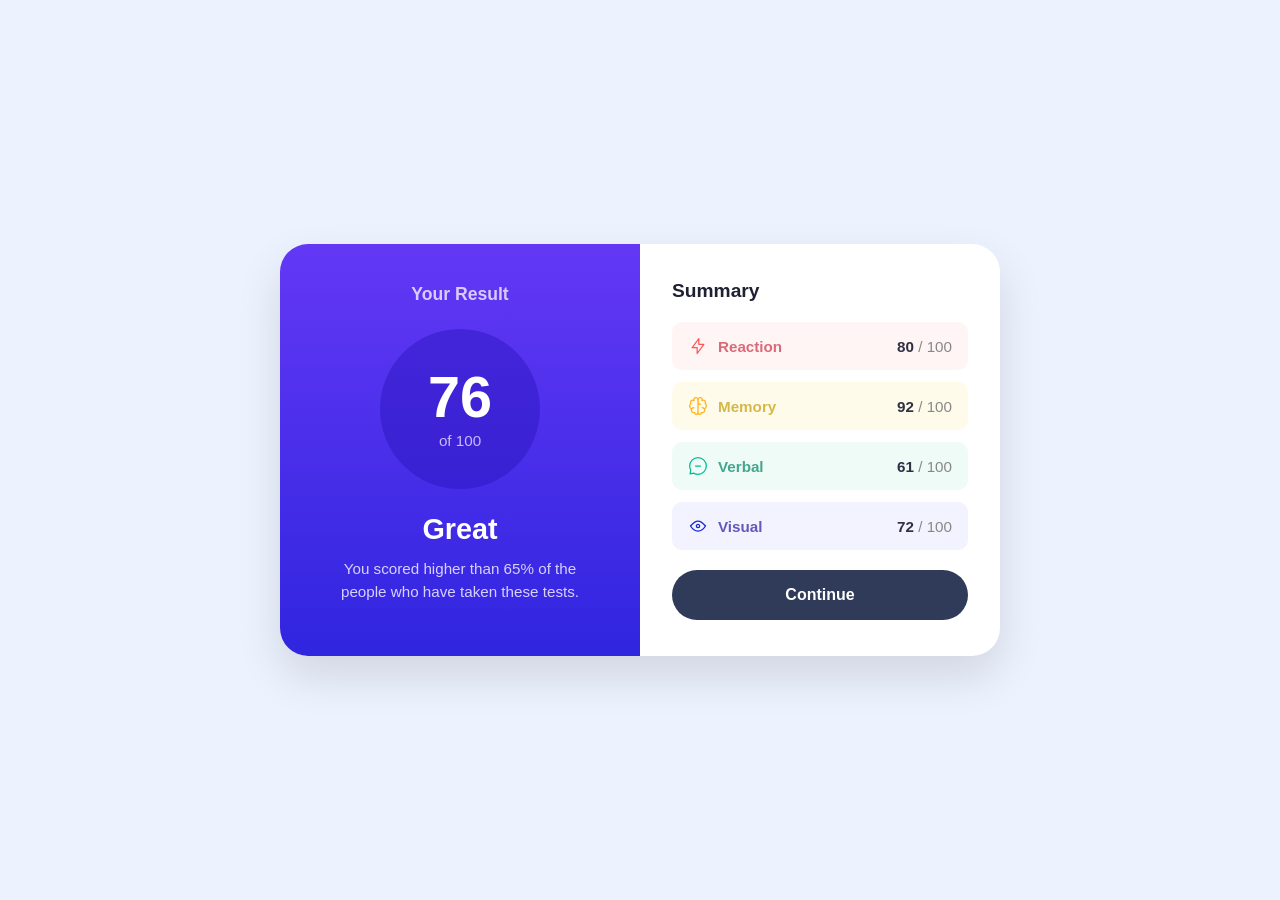
<file: result-summary/index.html>
<!DOCTYPE html>
<html lang="en">
<head>
    <meta charset="UTF-8">
    <meta name="viewport" content="width=device-width, initial-scale=1.0">
    <link rel="stylesheet" href="style.css">
    <link rel="icon" type="image/png" sizes="32x32" href="./assets/images/favicon-32x32.png">
    <title>Frontend Mentor | Results summary component</title>
</head>
<body>

    <main class="card">
        <section class="result">
            <h1>Your Result</h1>
            <div class="score-circle">
                <p class="points">76</p>
                <p class="out-of">of 100</p>
            </div>
            <p class="grade">Great</p>
            <p class="description">You scored higher than 65% of the people who have taken these tests.</p>
        </section>

        <section class="summary">
            <h2>Summary</h2>
            <ul class="categories">
                <li class="category reaction">
                    <span class="name">
                        <img src="assets/images/icon-reaction.svg" alt="" class="icon">
                        Reaction
                    </span>
                    <p class="score"><strong>80</strong> / 100</p>
                </li>
                <li class="category memory">
                    <span class="name">
                        <img src="assets/images/icon-memory.svg" alt="" class="icon">
                        Memory
                    </span>
                    <p class="score"><strong>92</strong> / 100</p>
                </li>
                <li class="category verbal">
                    <span class="name">
                        <img src="assets/images/icon-verbal.svg" alt="" class="icon">
                        Verbal
                    </span>
                    <p class="score"><strong>61</strong> / 100</p>
                </li>
                <li class="category visual">
                    <span class="name">
                        <img src="assets/images/icon-visual.svg" alt="" class="icon">
                        Visual
                    </span>
                    <p class="score"><strong>72</strong> / 100</p>
                </li>
            </ul>
            <button type="button" class="btn">Continue</button>
        </section>
    </main>
</body>
</html>
</file>
<file: result-summary/style.css>
*,
*::before,
*::after {
    margin: 0;
    padding: 0;
    box-sizing: border-box;
}

body {
    min-height: 100vh;
    display: flex;
    justify-content: center;
    align-items: center;
    padding: 24px;
    background-color: #edf2ff;
    font-family: Arial, sans-serif;
    overflow-x: hidden;
    position: relative;
}

.card {
    position: relative;
    z-index: 1;
    display: grid;
    grid-template-columns: 1fr 1fr;
    width: 100%;
    max-width: 720px;
    background-color: #fff;
    border-radius: 28px;
    overflow: hidden;
    box-shadow: 0 20px 45px rgba(0, 0, 0, 0.12);
}

.result {
    display: flex;
    flex-direction: column;
    align-items: center;
    text-align: center;
    padding: 40px 28px;
    color: #fff;
    background: linear-gradient(180deg, #6338f5, #3025df);
}

.result h1 {
    font-size: 1.1rem;
    font-weight: 700;
    color: #d8ccff;
    margin-bottom: 24px;
}

.score-circle {
    width: 160px;
    aspect-ratio: 1 / 1;
    display: flex;
    flex-direction: column;
    justify-content: center;
    align-items: center;
    border-radius: 50%;
    background: rgba(35, 15, 180, 0.4);
}

.points {
    font-size: 3.6rem;
    font-weight: 800;
    line-height: 1;
}

.out-of {
    margin-top: 6px;
    font-size: 0.95rem;
    color: #c8baff;
}

.grade {
    margin: 24px 0 12px;
    font-size: 1.8rem;
    font-weight: 700;
}

.description {
    max-width: 240px;
    font-size: 0.95rem;
    line-height: 1.5;
    color: #d8d1ff;
}

.summary {
    display: flex;
    flex-direction: column;
    justify-content: center;
    padding: 36px 32px;
}

.summary h2 {
    margin-bottom: 20px;
    font-size: 1.2rem;
    color: #202033;
}

.categories {
    list-style: none;
    display: flex;
    flex-direction: column;
    gap: 12px;
}

.category {
    display: flex;
    justify-content: space-between;
    align-items: center;
    gap: 12px;
    padding: 14px 16px;
    border-radius: 10px;
    font-size: 0.95rem;
    font-weight: 600;
}

.name {
    display: flex;
    align-items: center;
    gap: 10px;
}

.icon {
    width: 20px;
    height: 20px;
}

.score {
    color: #888;
    font-weight: 500;
    white-space: nowrap;
}

.score strong {
    color: #303044;
    font-weight: 800;
}

.reaction {
    background-color: #fff5f5;
    color: #d96b79;
}

.memory {
    background-color: #fffbea;
    color: #d6b849;
}

.verbal {
    background-color: #effbf7;
    color: #42a78e;
}

.visual {
    background-color: #f3f2ff;
    color: #6258b8;
}

.btn {
    width: 100%;
    margin-top: 20px;
    padding: 16px;
    border: none;
    border-radius: 999px;
    background-color: #303b59;
    color: #fff;
    font: inherit;
    font-weight: 700;
    cursor: pointer;
    transition: background-color 0.2s ease;
}

.btn:hover,
.btn:focus-visible {
    background-color: #202b46;
}


@media (max-width: 640px) {
    body {
        align-items: flex-start;
        padding: 0;
        background-color: #fff;
    }

    .card {
        grid-template-columns: 1fr;
        max-width: none;
        border-radius: 0;
        box-shadow: none;
    }

    .result {
        padding: 32px 24px 40px;
        border-radius: 0 0 28px 28px;
    }

    .score-circle {
        width: 140px;
    }

    .points {
        font-size: 3.2rem;
    }

    .summary {
        padding: 28px 24px 40px;
    }

}
</file>
